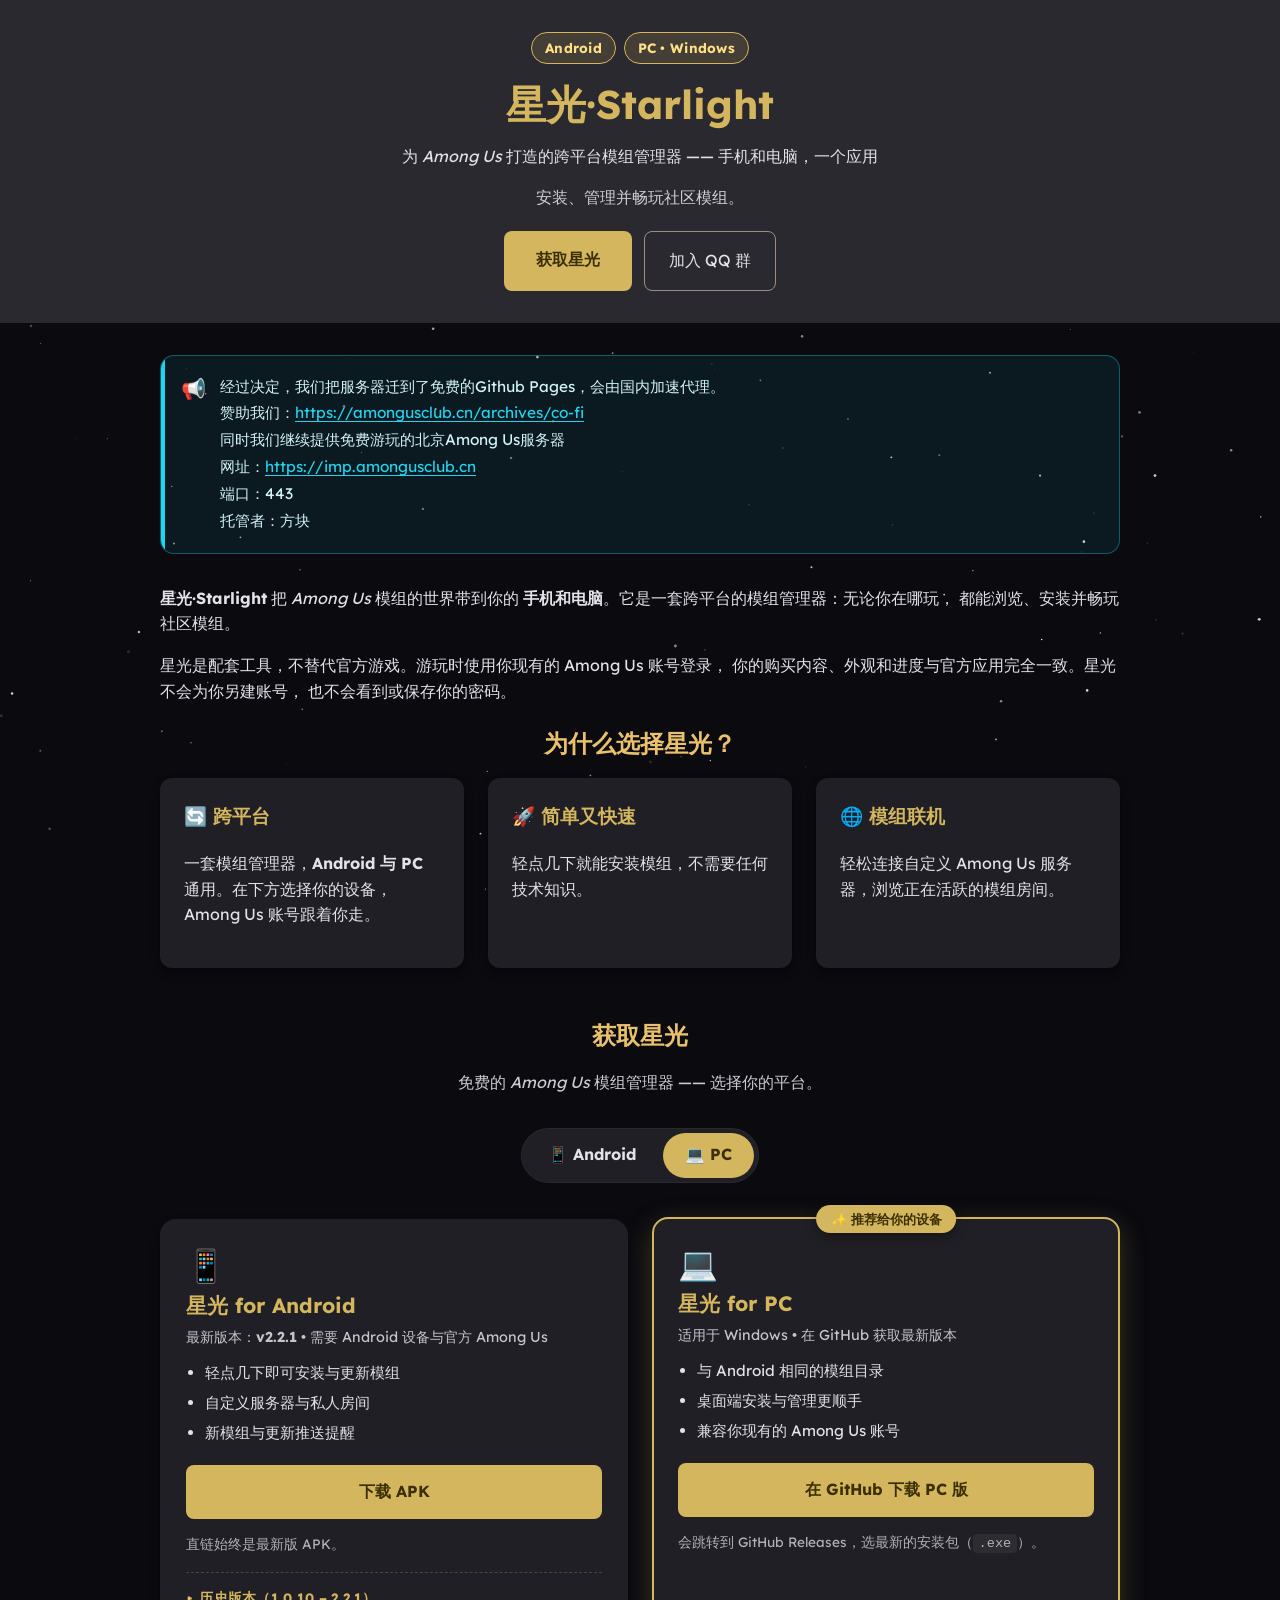
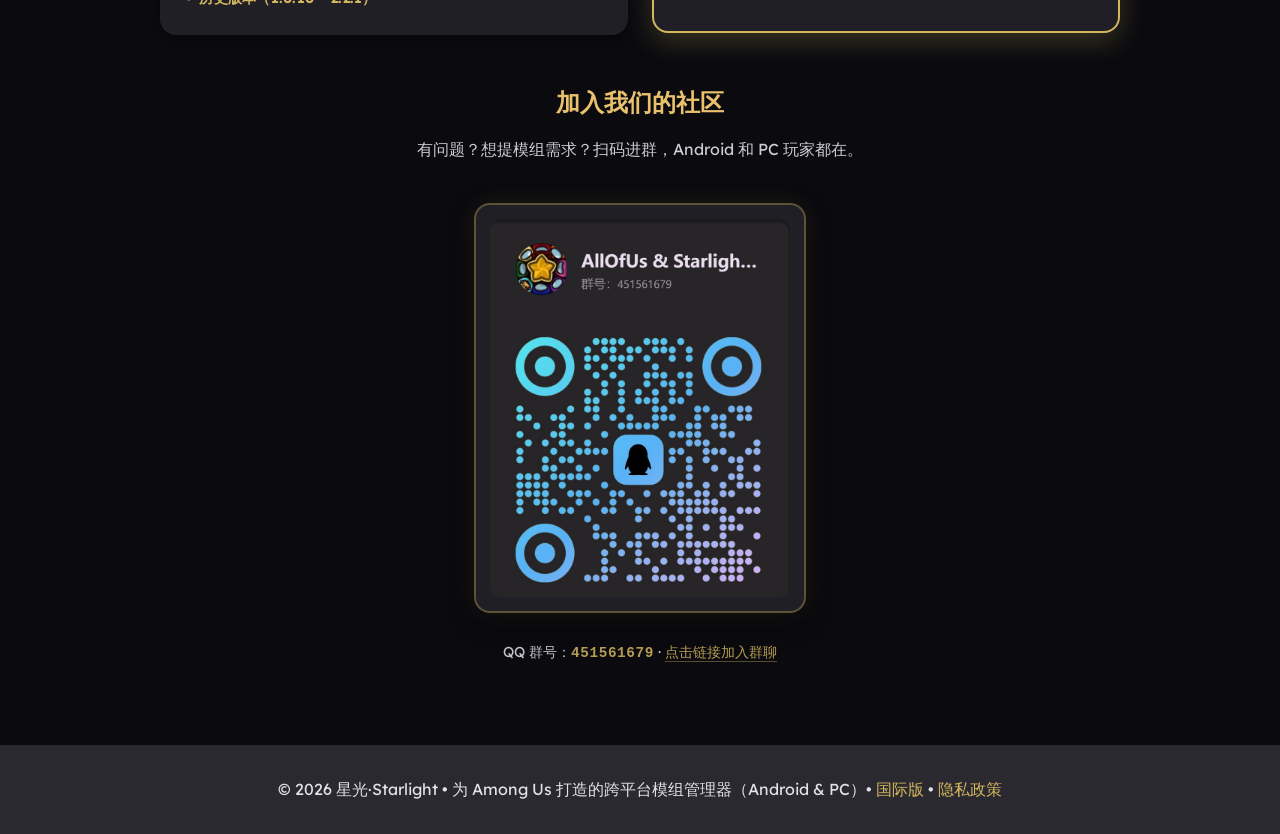
<file: docs/index.html>
<!DOCTYPE html>
<html lang="zh-CN">

<head>
  <meta charset="UTF-8">
  <meta name="viewport" content="width=device-width, initial-scale=1.0">
  <title>星光·Starlight — Among Us 跨平台模组管理器</title>
  <meta name="description"
    content="星光·Starlight 是免费的 Among Us 跨平台模组管理器，支持 Android 与 PC。安装、管理并畅玩社区模组。">
  <link rel="icon" type="image/png" href="favicon.png">
  <link rel="stylesheet" href="starlight.css?v=20261108">
</head>

<body>
  <canvas id="stars-canvas"></canvas>

  <header class="header">
    <div class="header-badges" aria-label="支持的平台">
      <span class="platform-pill">Android</span>
      <span class="platform-pill">PC • Windows</span>
    </div>
    <h1>星光·Starlight</h1>
    <p class="tagline">为 <em>Among Us</em> 打造的跨平台模组管理器 —— 手机和电脑，一个应用</p>
    <p class="header-sub">安装、管理并畅玩社区模组。</p>
    <div class="header-cta">
      <a href="#download" class="download-btn">获取星光</a>
      <a href="#community" class="ghost-btn">加入 QQ 群</a>
    </div>
  </header>

  <main class="container">

    <div class="announcement announcement-info" role="status">
      <div class="announcement-icon">📢</div>
      <div class="announcement-body">经过决定，我们把服务器迁到了免费的Github Pages，会由国内加速代理。<br />
        赞助我们：<a href="https://amongusclub.cn/archives/co-fi" target="_blank" rel="noopener">https://amongusclub.cn/archives/co-fi</a><br />
        同时我们继续提供免费游玩的北京Among Us服务器<br />
        网址：<a href="https://imp.amongusclub.cn" target="_blank" rel="noopener">https://imp.amongusclub.cn</a><br />
        端口：443<br />
        托管者：方块</div>
    </div>

    <section class="intro">
      <p>
        <strong>星光·Starlight</strong> 把 <em>Among Us</em> 模组的世界带到你的
        <strong>手机和电脑</strong>。它是一套跨平台的模组管理器：无论你在哪玩，
        都能浏览、安装并畅玩社区模组。
      </p>
      <p>
        星光是配套工具，不替代官方游戏。游玩时使用你现有的 Among Us 账号登录，
        你的购买内容、外观和进度与官方应用完全一致。星光不会为你另建账号，
        也不会看到或保存你的密码。
      </p>
    </section>

    <section class="features">
      <h2>为什么选择星光？</h2>
      <div class="feature-grid">
        <div class="feature-card">
          <h3>🔄 跨平台</h3>
          <p>一套模组管理器，<strong>Android 与 PC</strong> 通用。在下方选择你的设备，Among Us 账号跟着你走。</p>
        </div>
        <div class="feature-card">
          <h3>🚀 简单又快速</h3>
          <p>轻点几下就能安装模组，不需要任何技术知识。</p>
        </div>
        <div class="feature-card">
          <h3>🌐 模组联机</h3>
          <p>轻松连接自定义 Among Us 服务器，浏览正在活跃的模组房间。</p>
        </div>
      </div>
    </section>

    <section class="download" id="download">
      <h2>获取星光</h2>
      <p class="download-sub">免费的 <em>Among Us</em> 模组管理器 —— 选择你的平台。</p>

      <div class="platform-toggle" role="tablist" aria-label="选择你的平台">
        <button type="button" id="tab-android" class="platform-tab" role="tab" aria-selected="true"
          aria-controls="panel-android">📱 Android</button>
        <button type="button" id="tab-pc" class="platform-tab" role="tab" aria-selected="false"
          aria-controls="panel-pc">💻 PC</button>
      </div>

      <div class="download-grid">
        <article class="download-card" id="panel-android" role="tabpanel" aria-labelledby="tab-android"
          data-platform="android">
          <span class="recommended-badge" id="badge-android" hidden>✨ 推荐给你的设备</span>
          <div class="download-icon" aria-hidden="true">📱</div>
          <h3>星光 for Android</h3>
          <p class="version-line">最新版本：<strong>v2.2.1</strong> • 需要 Android 设备与官方 Among Us</p>
          <ul class="download-points">
            <li>轻点几下即可安装与更新模组</li>
            <li>自定义服务器与私人房间</li>
            <li>新模组与更新推送提醒</li>
          </ul>
          <div class="download-actions">
            <a class="download-btn"
              href="https://github.com/BunchHanpiDev/Starlight_CN/releases/download/apks/starlight-2210.apk"
              target="_blank" rel="noopener">下载 APK</a>
          </div>
          <p class="download-note">直链始终是最新版 APK。</p>
          <details class="dl-archive">
            <summary>历史版本（1.0.10 – 2.2.1）</summary>
            <div class="dl-archive-list">
              <a class="dl-archive-item" href="https://github.com/BunchHanpiDev/Starlight_CN/releases/download/apks/starlight-2210.apk"><span>2.2.1</span><em>100.5 MB</em></a>
              <a class="dl-archive-item" href="https://github.com/BunchHanpiDev/Starlight_CN/releases/download/apks/starlight-2200.apk"><span>2.2.0</span><em>100.5 MB</em></a>
              <a class="dl-archive-item" href="https://github.com/BunchHanpiDev/Starlight_CN/releases/download/apks/starlight-2110.apk"><span>2.1.1</span><em>100.4 MB</em></a>
              <a class="dl-archive-item" href="https://github.com/BunchHanpiDev/Starlight_CN/releases/download/apks/starlight-2100.apk"><span>2.1.0</span><em>100.4 MB</em></a>
              <a class="dl-archive-item" href="https://github.com/BunchHanpiDev/Starlight_CN/releases/download/apks/starlight-2000.apk"><span>2.0.0</span><em>99.9 MB</em></a>
              <a class="dl-archive-item" href="https://github.com/BunchHanpiDev/Starlight_CN/releases/download/apks/starlight-1630.apk"><span>1.6.3</span><em>108.2 MB</em></a>
              <a class="dl-archive-item" href="https://github.com/BunchHanpiDev/Starlight_CN/releases/download/apks/starlight-1620.apk"><span>1.6.2</span><em>107.2 MB</em></a>
              <a class="dl-archive-item" href="https://github.com/BunchHanpiDev/Starlight_CN/releases/download/apks/starlight-1610.apk"><span>1.6.1</span><em>104.3 MB</em></a>
              <a class="dl-archive-item" href="https://github.com/BunchHanpiDev/Starlight_CN/releases/download/apks/starlight-1600.apk"><span>1.6.0</span><em>104.3 MB</em></a>
              <a class="dl-archive-item" href="https://github.com/BunchHanpiDev/Starlight_CN/releases/download/apks/starlight-1010.apk"><span>1.0.10</span><em>90.2 MB</em></a>
            </div>
          </details>
        </article>

        <article class="download-card" id="panel-pc" role="tabpanel" aria-labelledby="tab-pc" data-platform="pc">
          <span class="recommended-badge" id="badge-pc" hidden>✨ 推荐给你的设备</span>
          <div class="download-icon" aria-hidden="true">💻</div>
          <h3>星光 for PC</h3>
          <p class="version-line">适用于 Windows • 在 GitHub 获取最新版本</p>
          <ul class="download-points">
            <li>与 Android 相同的模组目录</li>
            <li>桌面端安装与管理更顺手</li>
            <li>兼容你现有的 Among Us 账号</li>
          </ul>
          <div class="download-actions">
            <a class="download-btn" href="https://github.com/All-Of-Us-Mods/Starlight-PC/releases" target="_blank"
              rel="noopener">在 GitHub 下载 PC 版</a>
          </div>
          <p class="download-note">会跳转到 GitHub Releases，选最新的安装包（<code>.exe</code>）。</p>
        </article>
      </div>
    </section>

    <section class="community" id="community">
      <h2>加入我们的社区</h2>
      <p class="community-sub">有问题？想提模组需求？扫码进群，Android 和 PC 玩家都在。</p>
      <a class="community-qr" href="https://qm.qq.com/q/2ZgZoEK5sY" target="_blank" rel="noopener" aria-label="点击链接加入群聊：AllOfUs &amp; Starlight · 中国">
        <img src="qq-group.jpg" width="800" height="1010" alt="星光·Starlight QQ 群二维码，群号 451561679" loading="lazy">
      </a>
      <p class="community-hint">QQ 群号：<strong>451561679</strong> · <a href="https://qm.qq.com/q/2ZgZoEK5sY" target="_blank" rel="noopener">点击链接加入群聊</a></p>
    </section>
  </main>

  <footer class="footer">
    <p>
      © 2026 星光·Starlight • 为 Among Us 打造的跨平台模组管理器（Android &amp; PC）•
      <a href="https://allofus.dev/starlight/">国际版</a> •
      <a href="privacy-policy.html">隐私政策</a>
    </p>
  </footer>

  <script>
    /* ===== 星空背景动画 ===== */
    (function () {
      var canvas = document.getElementById('stars-canvas');
      var ctx = canvas.getContext('2d');
      var stars = [];
      var N = 180;
      function resize() {
        canvas.width = window.innerWidth;
        canvas.height = window.innerHeight;
      }
      for (var i = 0; i < N; i++) {
        stars.push({
          x: Math.random(), y: Math.random(),
          r: Math.random() * 1.3 + 0.2,
          speed: Math.random() * 0.00008 + 0.00002,
          base: Math.random() * 0.5 + 0.3,
          phase: Math.random() * Math.PI * 2
        });
      }
      var t = 0;
      function draw() {
        t += 0.02;
        ctx.clearRect(0, 0, canvas.width, canvas.height);
        for (var j = 0; j < stars.length; j++) {
          var s = stars[j];
          var opacity = s.base + 0.25 * Math.sin(t + s.phase);
          ctx.beginPath();
          ctx.arc(s.x * canvas.width, s.y * canvas.height, s.r, 0, Math.PI * 2);
          ctx.fillStyle = 'rgba(255,255,255,' + opacity + ')';
          ctx.fill();
          s.y += s.speed;
          if (s.y > 1) { s.y = 0; s.x = Math.random(); }
        }
        requestAnimationFrame(draw);
      }
      resize();
      window.addEventListener('resize', resize);
      draw();
    })();

    /* ===== 平台切换 ===== */
    (function () {
      var ua = (navigator.userAgent || "").toLowerCase();
      var platform = (navigator.userAgentData && navigator.userAgentData.platform
        ? String(navigator.userAgentData.platform)
        : (navigator.platform || "")).toLowerCase();
      var maxTouch = navigator.maxTouchPoints || 0;

      function isAndroid() { return ua.indexOf("android") !== -1; }
      function isMobileApple() {
        return /iphone|ipad|ipod/.test(ua) ||
          ((platform.indexOf("mac") !== -1 || ua.indexOf("macintosh") !== -1) && maxTouch > 1);
      }
      function isDesktop() {
        return /windows|macintosh|mac os|cros|linux|x11/.test(ua + " " + platform) && !isAndroid() && !isMobileApple();
      }

      // 手机默认 Android，桌面默认 PC；也支持 ?platform=android|pc 强制指定
      var detected = isAndroid() ? "android" : (isDesktop() ? "pc" : "android");
      try {
        var params = new URLSearchParams(window.location.search);
        var forced = (params.get("platform") || "").toLowerCase();
        if (forced === "android" || forced === "pc") detected = forced;
      } catch (e) { /* ignore */ }

      var cards = {
        android: document.getElementById("panel-android"),
        pc: document.getElementById("panel-pc")
      };
      var tabs = {
        android: document.getElementById("tab-android"),
        pc: document.getElementById("tab-pc")
      };
      var badges = {
        android: document.getElementById("badge-android"),
        pc: document.getElementById("badge-pc")
      };

      function setActive(which) {
        ["android", "pc"].forEach(function (key) {
          var isActive = key === which;
          if (cards[key]) cards[key].classList.toggle("active", isActive);
          if (tabs[key]) {
            tabs[key].classList.toggle("active", isActive);
            tabs[key].setAttribute("aria-selected", isActive ? "true" : "false");
          }
          if (badges[key]) badges[key].hidden = !isActive;
        });
      }

      if (tabs.android) tabs.android.addEventListener("click", function () { setActive("android"); });
      if (tabs.pc) tabs.pc.addEventListener("click", function () { setActive("pc"); });

      setActive(detected);
    })();
  </script>
</body>

</html>
</file>
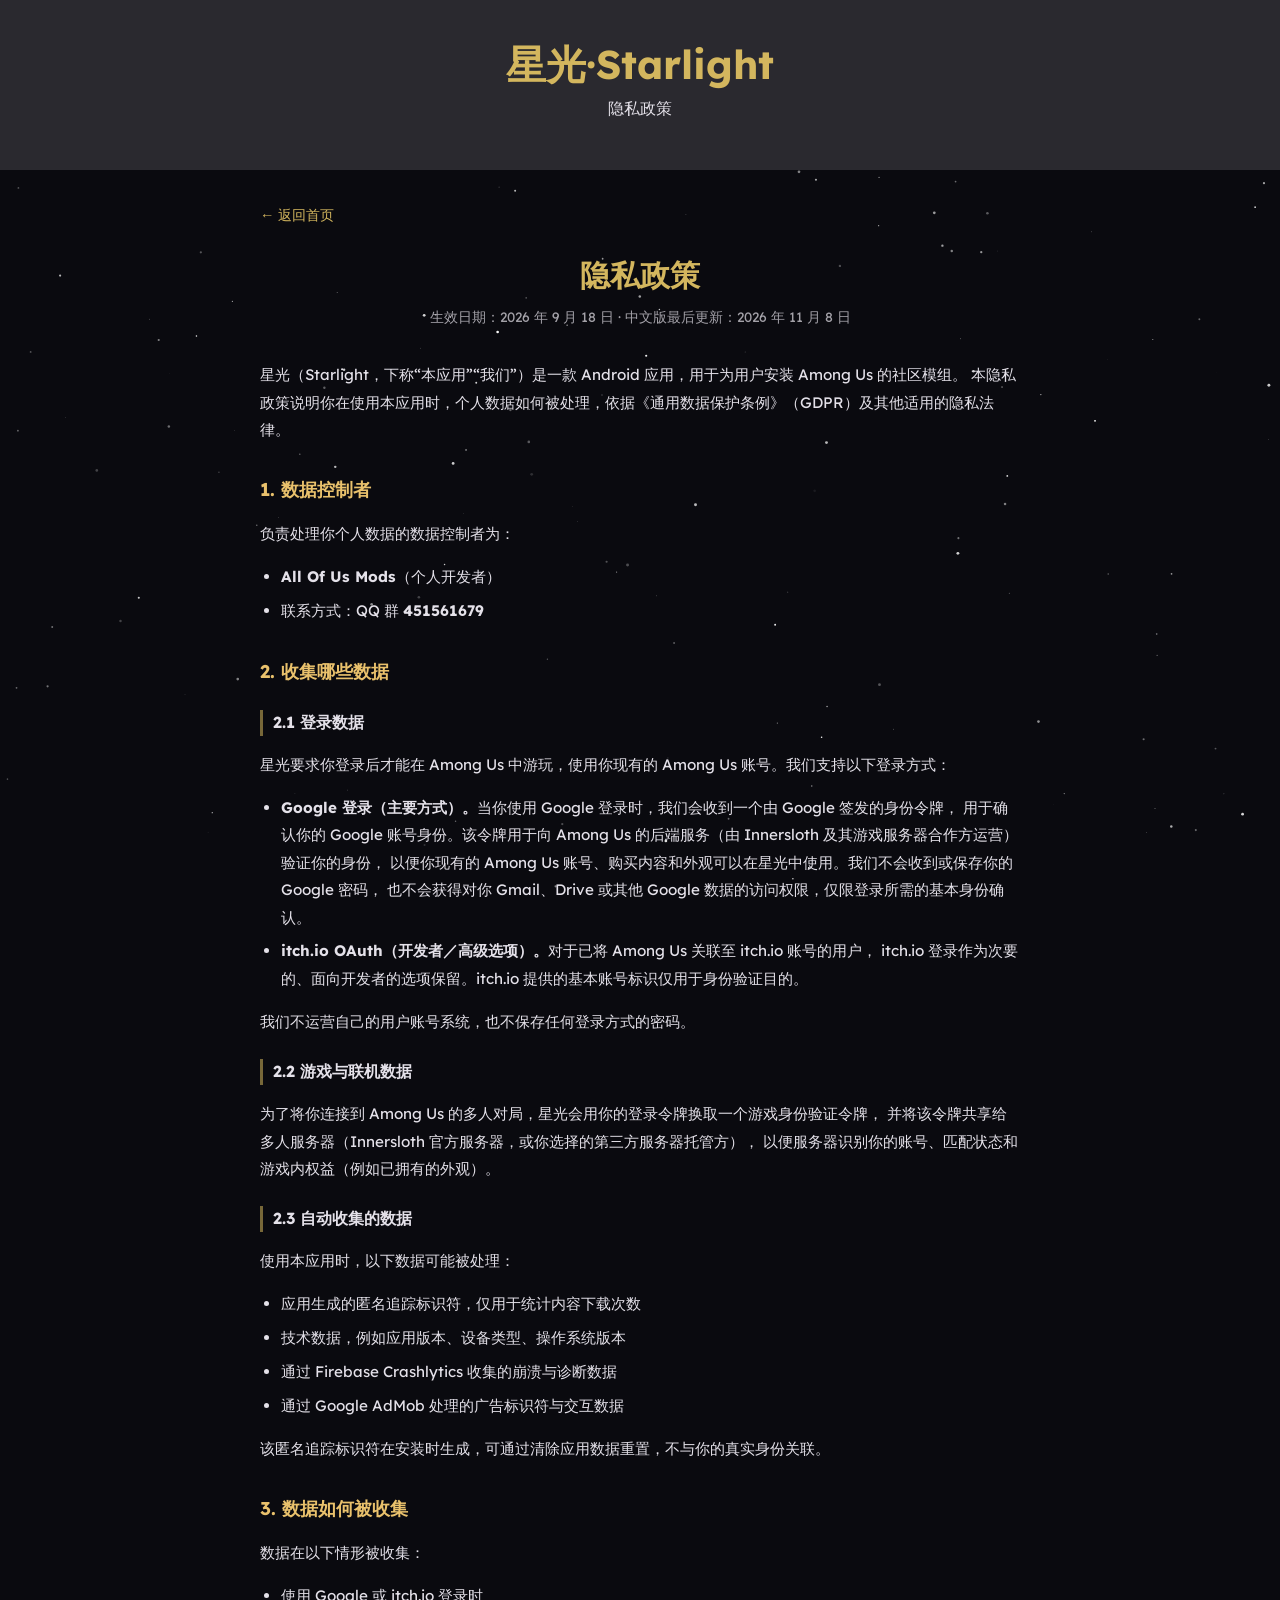
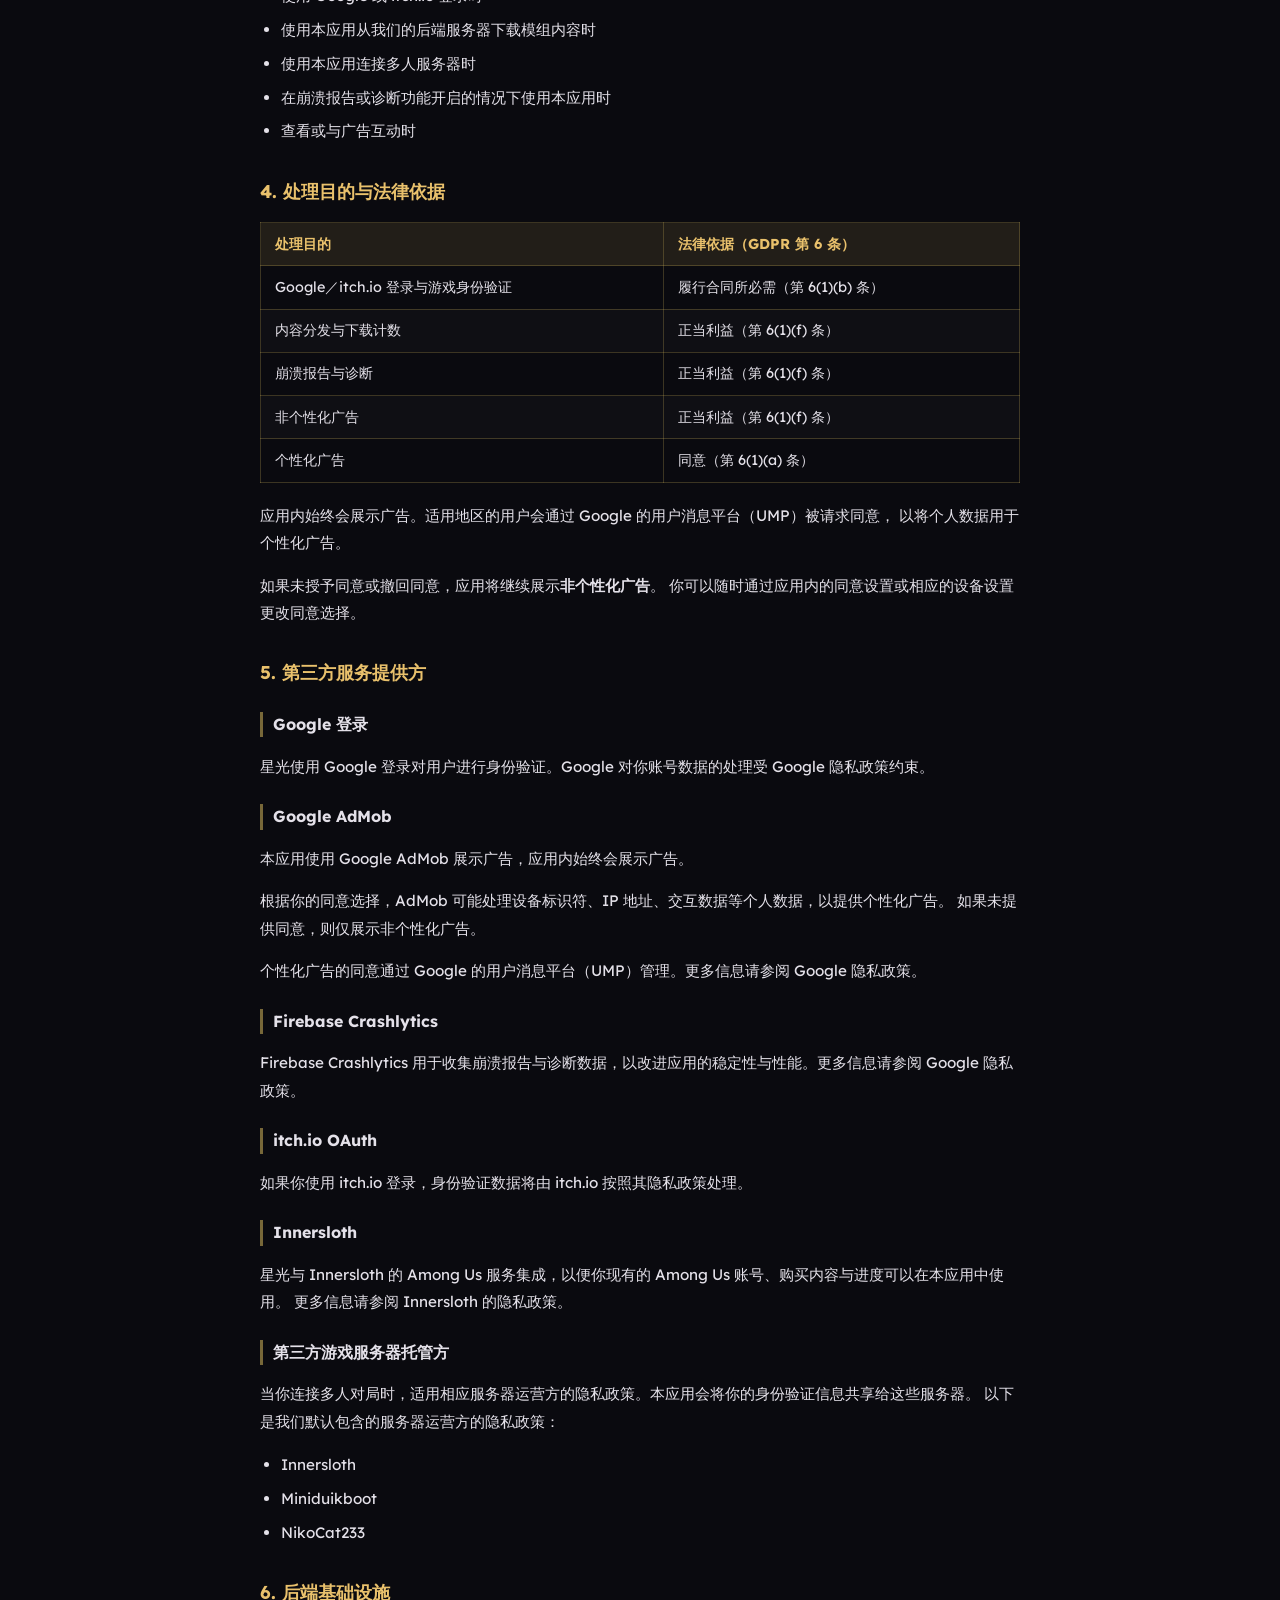
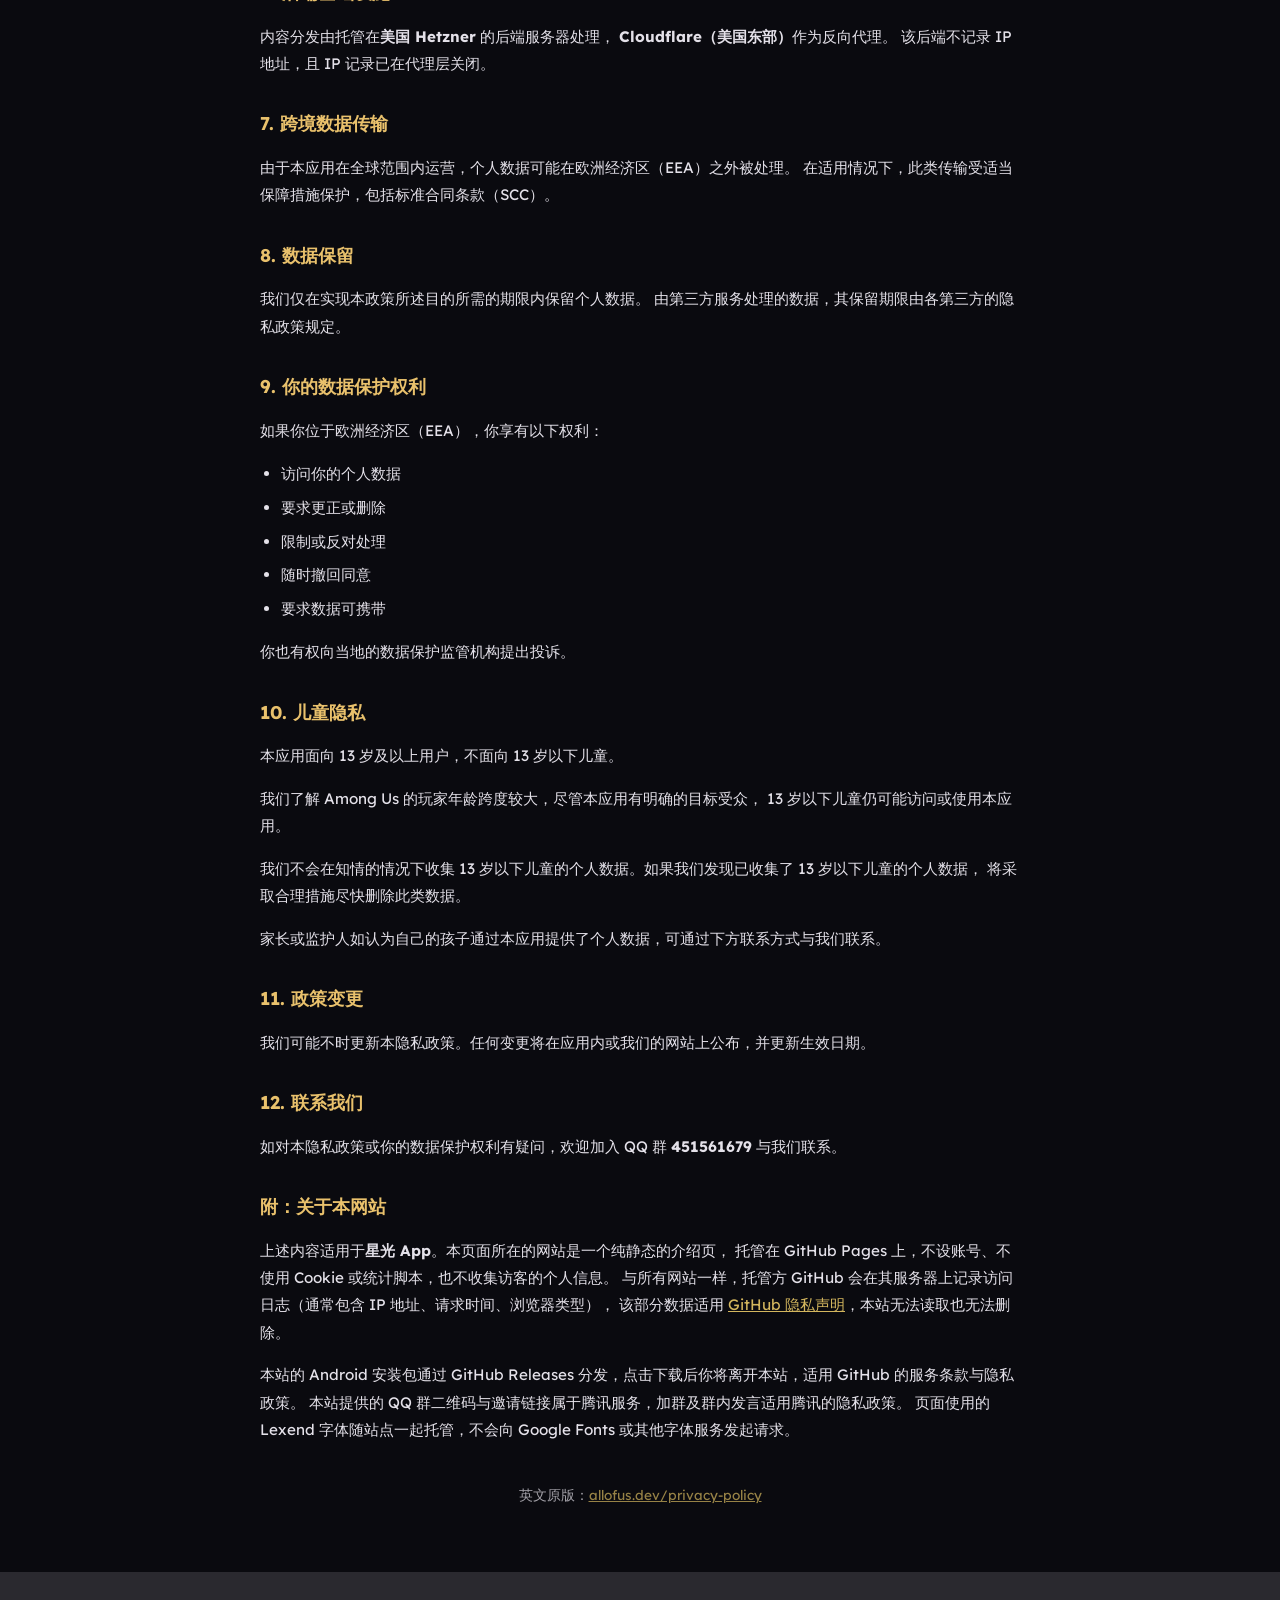
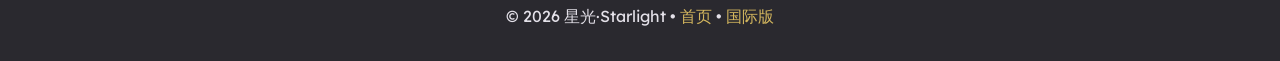
<file: docs/privacy-policy.html>
<!DOCTYPE html>
<html lang="zh-CN">

<head>
  <meta charset="UTF-8">
  <meta name="viewport" content="width=device-width, initial-scale=1.0">
  <title>隐私政策 — 星光·Starlight</title>
  <meta name="description" content="星光·Starlight 隐私政策：说明使用本应用时个人数据如何被处理，依据 GDPR 及适用隐私法。">
  <link rel="icon" type="image/png" href="favicon.png">
  <link rel="stylesheet" href="starlight.css?v=20261108">
</head>

<body>
  <canvas id="stars-canvas"></canvas>

  <header class="header">
    <p class="header-brand">星光·Starlight</p>
    <p class="tagline">隐私政策</p>
  </header>

  <main class="container policy">
    <a class="back" href="index.html">← 返回首页</a>

    <h1>隐私政策</h1>
    <p class="updated">生效日期：2026 年 9 月 18 日 · 中文版最后更新：2026 年 11 月 8 日</p>

    <p>
      星光（Starlight，下称“本应用”“我们”）是一款 Android 应用，用于为用户安装 Among Us 的社区模组。
      本隐私政策说明你在使用本应用时，个人数据如何被处理，依据《通用数据保护条例》（GDPR）及其他适用的隐私法律。
    </p>

    <h2>1. 数据控制者</h2>
    <p>负责处理你个人数据的数据控制者为：</p>
    <ul>
      <li><strong>All Of Us Mods</strong>（个人开发者）</li>
      <li>联系方式：QQ 群 <strong>451561679</strong></li>
    </ul>

    <h2>2. 收集哪些数据</h2>

    <h3>2.1 登录数据</h3>
    <p>星光要求你登录后才能在 Among Us 中游玩，使用你现有的 Among Us 账号。我们支持以下登录方式：</p>
    <ul>
      <li>
        <strong>Google 登录（主要方式）。</strong>当你使用 Google 登录时，我们会收到一个由 Google 签发的身份令牌，
        用于确认你的 Google 账号身份。该令牌用于向 Among Us 的后端服务（由 Innersloth 及其游戏服务器合作方运营）验证你的身份，
        以便你现有的 Among Us 账号、购买内容和外观可以在星光中使用。我们不会收到或保存你的 Google 密码，
        也不会获得对你 Gmail、Drive 或其他 Google 数据的访问权限，仅限登录所需的基本身份确认。
      </li>
      <li>
        <strong>itch.io OAuth（开发者／高级选项）。</strong>对于已将 Among Us 关联至 itch.io 账号的用户，
        itch.io 登录作为次要的、面向开发者的选项保留。itch.io 提供的基本账号标识仅用于身份验证目的。
      </li>
    </ul>
    <p>我们不运营自己的用户账号系统，也不保存任何登录方式的密码。</p>

    <h3>2.2 游戏与联机数据</h3>
    <p>
      为了将你连接到 Among Us 的多人对局，星光会用你的登录令牌换取一个游戏身份验证令牌，
      并将该令牌共享给多人服务器（Innersloth 官方服务器，或你选择的第三方服务器托管方），
      以便服务器识别你的账号、匹配状态和游戏内权益（例如已拥有的外观）。
    </p>

    <h3>2.3 自动收集的数据</h3>
    <p>使用本应用时，以下数据可能被处理：</p>
    <ul>
      <li>应用生成的匿名追踪标识符，仅用于统计内容下载次数</li>
      <li>技术数据，例如应用版本、设备类型、操作系统版本</li>
      <li>通过 Firebase Crashlytics 收集的崩溃与诊断数据</li>
      <li>通过 Google AdMob 处理的广告标识符与交互数据</li>
    </ul>
    <p>该匿名追踪标识符在安装时生成，可通过清除应用数据重置，不与你的真实身份关联。</p>

    <h2>3. 数据如何被收集</h2>
    <p>数据在以下情形被收集：</p>
    <ul>
      <li>使用 Google 或 itch.io 登录时</li>
      <li>使用本应用从我们的后端服务器下载模组内容时</li>
      <li>使用本应用连接多人服务器时</li>
      <li>在崩溃报告或诊断功能开启的情况下使用本应用时</li>
      <li>查看或与广告互动时</li>
    </ul>

    <h2>4. 处理目的与法律依据</h2>
    <div class="table-wrap">
      <table class="policy-table">
        <thead>
          <tr><th>处理目的</th><th>法律依据（GDPR 第 6 条）</th></tr>
        </thead>
        <tbody>
          <tr><td>Google／itch.io 登录与游戏身份验证</td><td>履行合同所必需（第 6(1)(b) 条）</td></tr>
          <tr><td>内容分发与下载计数</td><td>正当利益（第 6(1)(f) 条）</td></tr>
          <tr><td>崩溃报告与诊断</td><td>正当利益（第 6(1)(f) 条）</td></tr>
          <tr><td>非个性化广告</td><td>正当利益（第 6(1)(f) 条）</td></tr>
          <tr><td>个性化广告</td><td>同意（第 6(1)(a) 条）</td></tr>
        </tbody>
      </table>
    </div>
    <p>
      应用内始终会展示广告。适用地区的用户会通过 Google 的用户消息平台（UMP）被请求同意，
      以将个人数据用于个性化广告。
    </p>
    <p>
      如果未授予同意或撤回同意，应用将继续展示<strong>非个性化广告</strong>。
      你可以随时通过应用内的同意设置或相应的设备设置更改同意选择。
    </p>

    <h2>5. 第三方服务提供方</h2>

    <h3>Google 登录</h3>
    <p>星光使用 Google 登录对用户进行身份验证。Google 对你账号数据的处理受 Google 隐私政策约束。</p>

    <h3>Google AdMob</h3>
    <p>本应用使用 Google AdMob 展示广告，应用内始终会展示广告。</p>
    <p>
      根据你的同意选择，AdMob 可能处理设备标识符、IP 地址、交互数据等个人数据，以提供个性化广告。
      如果未提供同意，则仅展示非个性化广告。
    </p>
    <p>个性化广告的同意通过 Google 的用户消息平台（UMP）管理。更多信息请参阅 Google 隐私政策。</p>

    <h3>Firebase Crashlytics</h3>
    <p>Firebase Crashlytics 用于收集崩溃报告与诊断数据，以改进应用的稳定性与性能。更多信息请参阅 Google 隐私政策。</p>

    <h3>itch.io OAuth</h3>
    <p>如果你使用 itch.io 登录，身份验证数据将由 itch.io 按照其隐私政策处理。</p>

    <h3>Innersloth</h3>
    <p>
      星光与 Innersloth 的 Among Us 服务集成，以便你现有的 Among Us 账号、购买内容与进度可以在本应用中使用。
      更多信息请参阅 Innersloth 的隐私政策。
    </p>

    <h3>第三方游戏服务器托管方</h3>
    <p>
      当你连接多人对局时，适用相应服务器运营方的隐私政策。本应用会将你的身份验证信息共享给这些服务器。
      以下是我们默认包含的服务器运营方的隐私政策：
    </p>
    <ul>
      <li>Innersloth</li>
      <li>Miniduikboot</li>
      <li>NikoCat233</li>
    </ul>

    <h2>6. 后端基础设施</h2>
    <p>
      内容分发由托管在<strong>美国 Hetzner</strong> 的后端服务器处理，
      <strong>Cloudflare（美国东部）</strong>作为反向代理。
      该后端不记录 IP 地址，且 IP 记录已在代理层关闭。
    </p>

    <h2>7. 跨境数据传输</h2>
    <p>
      由于本应用在全球范围内运营，个人数据可能在欧洲经济区（EEA）之外被处理。
      在适用情况下，此类传输受适当保障措施保护，包括标准合同条款（SCC）。
    </p>

    <h2>8. 数据保留</h2>
    <p>
      我们仅在实现本政策所述目的所需的期限内保留个人数据。
      由第三方服务处理的数据，其保留期限由各第三方的隐私政策规定。
    </p>

    <h2>9. 你的数据保护权利</h2>
    <p>如果你位于欧洲经济区（EEA），你享有以下权利：</p>
    <ul>
      <li>访问你的个人数据</li>
      <li>要求更正或删除</li>
      <li>限制或反对处理</li>
      <li>随时撤回同意</li>
      <li>要求数据可携带</li>
    </ul>
    <p>你也有权向当地的数据保护监管机构提出投诉。</p>

    <h2>10. 儿童隐私</h2>
    <p>本应用面向 13 岁及以上用户，不面向 13 岁以下儿童。</p>
    <p>
      我们了解 Among Us 的玩家年龄跨度较大，尽管本应用有明确的目标受众，
      13 岁以下儿童仍可能访问或使用本应用。
    </p>
    <p>
      我们不会在知情的情况下收集 13 岁以下儿童的个人数据。如果我们发现已收集了 13 岁以下儿童的个人数据，
      将采取合理措施尽快删除此类数据。
    </p>
    <p>家长或监护人如认为自己的孩子通过本应用提供了个人数据，可通过下方联系方式与我们联系。</p>

    <h2>11. 政策变更</h2>
    <p>我们可能不时更新本隐私政策。任何变更将在应用内或我们的网站上公布，并更新生效日期。</p>

    <h2>12. 联系我们</h2>
    <p>如对本隐私政策或你的数据保护权利有疑问，欢迎加入 QQ 群 <strong>451561679</strong> 与我们联系。</p>

    <h2>附：关于本网站</h2>
    <p>
      上述内容适用于<strong>星光 App</strong>。本页面所在的网站是一个纯静态的介绍页，
      托管在 GitHub Pages 上，不设账号、不使用 Cookie 或统计脚本，也不收集访客的个人信息。
      与所有网站一样，托管方 GitHub 会在其服务器上记录访问日志（通常包含 IP 地址、请求时间、浏览器类型），
      该部分数据适用 <a href="https://docs.github.com/zh/site-policy/privacy-policies/github-general-privacy-statement"
        target="_blank" rel="noopener">GitHub 隐私声明</a>，本站无法读取也无法删除。
    </p>
    <p>
      本站的 Android 安装包通过 GitHub Releases 分发，点击下载后你将离开本站，适用 GitHub 的服务条款与隐私政策。
      本站提供的 QQ 群二维码与邀请链接属于腾讯服务，加群及群内发言适用腾讯的隐私政策。
      页面使用的 Lexend 字体随站点一起托管，不会向 Google Fonts 或其他字体服务发起请求。
    </p>

    <p class="updated" style="margin-top:2.5rem">
      英文原版：<a href="https://allofus.dev/privacy-policy/">allofus.dev/privacy-policy</a>
    </p>
  </main>

  <footer class="footer">
    <p>
      © 2026 星光·Starlight •
      <a href="index.html">首页</a> •
      <a href="https://allofus.dev/starlight/">国际版</a>
    </p>
  </footer>

  <script>
    (function () {
      var canvas = document.getElementById('stars-canvas');
      var ctx = canvas.getContext('2d');
      var stars = [], N = 180;
      function resize() { canvas.width = window.innerWidth; canvas.height = window.innerHeight; }
      for (var i = 0; i < N; i++) {
        stars.push({
          x: Math.random(), y: Math.random(), r: Math.random() * 1.3 + 0.2,
          speed: Math.random() * 0.00008 + 0.00002, base: Math.random() * 0.5 + 0.3,
          phase: Math.random() * Math.PI * 2
        });
      }
      var t = 0;
      function draw() {
        t += 0.02;
        ctx.clearRect(0, 0, canvas.width, canvas.height);
        for (var j = 0; j < stars.length; j++) {
          var s = stars[j];
          ctx.beginPath();
          ctx.arc(s.x * canvas.width, s.y * canvas.height, s.r, 0, Math.PI * 2);
          ctx.fillStyle = 'rgba(255,255,255,' + (s.base + 0.25 * Math.sin(t + s.phase)) + ')';
          ctx.fill();
          s.y += s.speed;
          if (s.y > 1) { s.y = 0; s.x = Math.random(); }
        }
        requestAnimationFrame(draw);
      }
      resize(); window.addEventListener('resize', resize); draw();
    })();
  </script>
</body>

</html>
</file>
<file: docs/starlight.css>
/* Lexend 自托管（SIL OFL 1.1，见 fonts/OFL.txt），避免国内访问 Google Fonts 卡住 */
@font-face {
  font-family: "Lexend";
  font-style: normal;
  font-weight: 400;
  font-display: swap;
  src: url("fonts/lexend-400.woff2") format("woff2");
}
@font-face {
  font-family: "Lexend";
  font-style: normal;
  font-weight: 700;
  font-display: swap;
  src: url("fonts/lexend-700.woff2") format("woff2");
}

:root {
  --primary: #d3b65e;
  --onPrimary: #3c2f00;
  --primaryContainer: #574500;
  --onPrimaryContainer: #ffe086;
  --secondary: #e9c16c;
  --onSecondary: #3f2e00;
  --background: #131318;
  --onBackground: #e4e1e9;
  --surface: #131318;
  --onSurface: #e4e1e9;
  --surfaceContainer: #1f1f25;
  --surfaceContainerHigh: #2a292f;
  --outline: #979080;
}

body {
  background-color: var(--background);
  color: var(--onBackground);
  font-family: "Lexend", sans-serif;
  margin: 0;
  padding: 0;
  line-height: 1.6;
  scroll-behavior: smooth;
}

.header {
  text-align: center;
  padding: 2rem 1rem;
  background-color: var(--surfaceContainerHigh);
}

.header h1 {
  font-size: 2.5rem;
  color: var(--primary);
  margin: 0.5rem 0 0;
}

.header-badges {
  display: flex;
  justify-content: center;
  gap: 0.5rem;
  flex-wrap: wrap;
}

.platform-pill {
  display: inline-block;
  padding: 0.25rem 0.8rem;
  border-radius: 999px;
  background: rgba(211, 182, 94, 0.15);
  border: 1px solid var(--primary);
  color: var(--onPrimaryContainer);
  font-size: 0.85rem;
  font-weight: 700;
  letter-spacing: 0.02em;
}

.header-sub {
  max-width: 640px;
  margin: 0.75rem auto 0;
  color: var(--onSurface);
  opacity: 0.9;
}

.header-cta {
  display: flex;
  justify-content: center;
  gap: 0.75rem;
  flex-wrap: wrap;
  margin-top: 1.25rem;
}

.ghost-btn {
  display: inline-block;
  padding: 1rem 1.5rem;
  border-radius: 8px;
  border: 1px solid var(--outline);
  color: var(--onSurface);
  text-decoration: none;
  transition: border-color 0.2s ease, background 0.2s ease;
}

.ghost-btn:hover {
  border-color: var(--primary);
  background: rgba(211, 182, 94, 0.12);
}

.device-hint {
  margin: 1rem auto 0;
  font-size: 0.9rem;
  color: var(--onPrimaryContainer);
  background: rgba(211, 182, 94, 0.12);
  border: 1px dashed var(--primary);
  border-radius: 8px;
  padding: 0.5rem 1rem;
  max-width: 560px;
}

.platform-strip {
  display: flex;
  justify-content: center;
  align-items: center;
  gap: 0.5rem;
  flex-wrap: wrap;
  background: var(--surfaceContainer);
  border: 1px solid var(--surfaceContainerHigh);
  border-radius: 10px;
  padding: 0.6rem 1rem;
  margin-bottom: 1.25rem;
  font-weight: 700;
  font-size: 0.95rem;
}

.platform-strip .dot {
  opacity: 0.5;
}

.tagline {
  margin-top: 0.5rem;
  color: var(--onSurface);
}

.container {
  max-width: 960px;
  margin: 0 auto;
  padding: 2rem 1rem;
}

h2 {
  color: var(--secondary);
  margin-bottom: 1rem;
  text-align: center;
}

.feature-grid {
  display: grid;
  grid-template-columns: repeat(auto-fit, minmax(250px, 1fr));
  gap: 1.5rem;
  margin-top: 1rem;
}

.feature-card {
  background-color: var(--surfaceContainer);
  padding: 1.5rem;
  border-radius: 12px;
  box-shadow: 0 4px 10px rgba(0, 0, 0, 0.3);
  transition: transform 0.2s ease;
}

.feature-card:hover {
  transform: translateY(-5px);
}

.feature-card h3 {
  color: var(--primary);
  margin-top: 0;
}

.download {
  text-align: center;
  margin: 3rem 0;
}

.download-sub,
.download-footnote,
.community-sub {
  opacity: 0.9;
  max-width: 640px;
  margin-left: auto;
  margin-right: auto;
}

.platform-toggle {
  display: inline-flex;
  background: var(--surfaceContainer);
  border: 1px solid var(--surfaceContainerHigh);
  border-radius: 999px;
  padding: 4px;
  gap: 4px;
  margin: 1rem 0 1.5rem;
}

.platform-tab {
  border: none;
  background: transparent;
  color: var(--onSurface);
  font: inherit;
  font-weight: 700;
  padding: 0.6rem 1.4rem;
  border-radius: 999px;
  cursor: pointer;
  transition: background 0.2s ease, color 0.2s ease;
}

.platform-tab.active {
  background: var(--primary);
  color: var(--onPrimary);
}

.download-grid {
  display: grid;
  grid-template-columns: repeat(auto-fit, minmax(300px, 1fr));
  gap: 1.5rem;
  text-align: left;
  align-items: stretch;
  padding-top: 0.75rem;
}

.download-card {
  position: relative;
  background-color: var(--surfaceContainer);
  border: 2px solid transparent;
  border-radius: 16px;
  padding: 1.75rem 1.5rem 1.5rem;
  box-shadow: 0 4px 10px rgba(0, 0, 0, 0.3);
  transition: transform 0.2s ease, border-color 0.2s ease, box-shadow 0.2s ease;
}

.download-card.active {
  border-color: var(--primary);
  box-shadow: 0 8px 28px rgba(211, 182, 94, 0.25);
  transform: translateY(-2px);
}

.recommended-badge {
  position: absolute;
  top: -14px;
  left: 50%;
  transform: translateX(-50%);
  white-space: nowrap;
  background: var(--primary);
  color: var(--onPrimary);
  font-size: 0.8rem;
  font-weight: 700;
  padding: 0.25rem 0.9rem;
  border-radius: 999px;
  box-shadow: 0 4px 12px rgba(0, 0, 0, 0.35);
}

.recommended-badge[hidden] {
  display: none;
}

.download-icon {
  font-size: 2rem;
  line-height: 1;
}

.download-card h3 {
  margin: 0.5rem 0 0.25rem;
  color: var(--primary);
  font-size: 1.3rem;
}

.version-line {
  margin: 0 0 0.75rem;
  font-size: 0.9rem;
  opacity: 0.85;
}

.download-points {
  margin: 0 0 1.25rem;
  padding-left: 1.2rem;
  font-size: 0.95rem;
}

.download-points li {
  margin-bottom: 0.35rem;
}

.download-actions {
  display: flex;
  justify-content: center;
  align-items: center;
  gap: 1rem;
  flex-wrap: wrap;
}

.download-btn {
  display: inline-block;
  padding: 1rem 2rem;
  background-color: var(--primary);
  color: var(--onPrimary);
  font-weight: bold;
  border-radius: 8px;
  text-decoration: none;
  transition: background-color 0.3s ease, transform 0.2s ease;
}

.download-btn:hover {
  background-color: var(--secondary);
  transform: scale(1.05);
}

.download-card .download-actions {
  justify-content: stretch;
  flex-direction: column;
  align-items: stretch;
}

.download-card .download-btn {
  text-align: center;
  padding: 0.9rem 1.25rem;
}

.secondary-btn {
  background-color: transparent;
  border: 1px solid var(--primary);
  color: var(--primary);
}

.secondary-btn:hover {
  background-color: rgba(211, 182, 94, 0.15);
  color: var(--onPrimaryContainer);
}

.download-note {
  font-size: 0.85rem;
  opacity: 0.75;
  margin-bottom: 0;
}

.download-note code {
  font-family: ui-monospace, SFMono-Regular, Menlo, monospace;
  background: rgba(255, 255, 255, 0.08);
  padding: 0.1rem 0.35rem;
  border-radius: 4px;
}

.download-footnote {
  margin-top: 1.5rem;
  font-size: 0.9rem;
}

.download-btn.disabled {
  pointer-events: none;
  opacity: 0.6;
  cursor: not-allowed;
  transform: none;
}

.community {
  margin: 3rem 0;
  text-align: center;
}

.community iframe {
  border-radius: 12px;
  max-width: 100%;
}

.footer {
  text-align: center;
  padding: 1rem;
  background-color: var(--surfaceContainerHigh);
  color: var(--onSurface);
}

.footer a {
  color: var(--primary);
  text-decoration: none;
}

.footer a:hover {
  text-decoration: underline;
}

/* Release Countdown Banner */
.release-banner {
  width: 100%;
  margin: 0;
  padding: 24px 32px;
  background: linear-gradient(90deg, #7c3aed, #d946ef, #06b6d4, #22c55e);
  color: #ffffff;
  text-align: center;
  font-size: 1.5rem;
  font-weight: 700;
  border: none;
  border-radius: 0;
  box-shadow: 0 8px 24px rgba(0, 0, 0, 0.25);
  display: grid;
  place-items: center;
  box-sizing: border-box;
}

.release-banner p {
  margin: 0;
  display: inline-flex;
  flex-wrap: wrap;
  align-items: baseline;
  justify-content: center;
  gap: 0.5rem;
}

.release-banner strong {
  color: #ffffff;
  text-shadow: 0 0 10px rgba(255, 255, 255, 0.35);
}

#release-countdown {
  font-family: ui-monospace, SFMono-Regular, Menlo, Monaco, Consolas, "Liberation Mono", "Courier New", monospace;
  font-variant-numeric: tabular-nums;
  letter-spacing: 0.5px;
}

.release-banner.released {
  background: linear-gradient(90deg, #10b981, #22c55e, #34d399);
  box-shadow: 0 8px 24px rgba(16, 185, 129, 0.35);
}

/* Mobile-friendly adjustments */
@media (max-width: 640px) {
  .header h1 {
    font-size: 2rem;
  }

  .download-card {
    padding: 1.5rem 1.25rem 1.25rem;
  }

  .platform-tab {
    padding: 0.6rem 1rem;
  }

  .release-banner {
    padding: 16px 20px;
    font-size: 1.25rem;
    box-shadow: 0 6px 18px rgba(0, 0, 0, 0.25);
  }
}

@media (max-width: 420px) {
  .release-banner {
    padding: 12px 16px;
    font-size: 1.1rem;
  }
  .release-banner p {
    display: block;
  }
  #release-countdown {
    display: block;
    margin-top: 4px;
  }
}

/* ================================================ */
/* ===== 本站在参考页基础上追加的部分 ===== */
/* ================================================ */

/* 星空背景层：固定画布，内容浮在其上 */
#stars-canvas {
  position: fixed;
  top: 0;
  left: 0;
  width: 100%;
  height: 100%;
  z-index: 0;
  pointer-events: none;
  background-color: #0a0a0f;
}

body {
  background-color: #0a0a0f;
}

.header,
.container,
.footer {
  position: relative;
  z-index: 1;
}

/* ===== 公告条 ===== */
.announcement {
  display: flex;
  gap: 14px;
  align-items: flex-start;
  border-radius: 14px;
  padding: 18px 22px 18px 20px;
  margin: 0 0 32px;
  border: 1px solid;
  position: relative;
  overflow: hidden;
  animation: announce-in .45s ease;
}
.announcement::before {
  content: "";
  position: absolute;
  left: 0;
  top: 0;
  bottom: 0;
  width: 4px;
}
.announcement-icon {
  font-size: 1.25rem;
  line-height: 1.5;
  flex-shrink: 0;
}
.announcement-body {
  font-size: .96rem;
  line-height: 1.75;
  min-width: 0;
  word-break: break-word;
}
.announcement-body a {
  text-decoration: underline;
  text-underline-offset: 3px;
  word-break: break-all;
}
.announcement-info {
  background: rgba(34, 211, 238, .08);
  border-color: rgba(34, 211, 238, .35);
  color: #d3f4fa;
}
.announcement-info::before { background: #22d3ee; }
.announcement-info a { color: #22d3ee; }

@keyframes announce-in {
  from { opacity: 0; transform: translateY(-6px); }
  to   { opacity: 1; transform: translateY(0); }
}

/* ===== 社区二维码 ===== */
.community-qr {
  display: inline-block;
  margin: 1.5rem auto 0;
  padding: 14px;
  border-radius: 16px;
  background: var(--surfaceContainer);
  border: 2px solid rgba(211, 182, 94, .35);
  box-shadow: 0 8px 28px rgba(0, 0, 0, .45), 0 0 24px rgba(211, 182, 94, .12);
  transition: border-color .25s ease, box-shadow .25s ease, transform .25s ease;
}
.community-qr:hover {
  border-color: var(--primary);
  box-shadow: 0 10px 34px rgba(0, 0, 0, .55), 0 0 32px rgba(211, 182, 94, .22);
  transform: translateY(-2px);
}
.community-qr img {
  display: block;
  width: 100%;
  max-width: 300px;
  height: auto;
  border-radius: 10px;
}
.community-hint {
  margin: 1.25rem auto 0;
  font-size: .9rem;
  opacity: .85;
}
.community-hint strong {
  color: var(--primary);
  font-family: ui-monospace, SFMono-Regular, Menlo, monospace;
  letter-spacing: .04em;
}

@media (max-width: 640px) {
  .announcement {
    padding: 14px 16px 14px 16px;
    margin-bottom: 24px;
  }
  .announcement-body { font-size: .88rem; }
  .community-qr { padding: 10px; }
  .community-qr img { max-width: 240px; }
}

/* ===== 隐私政策页 ===== */
.policy { max-width: 760px; }
.policy h1 {
  color: var(--primary);
  font-size: 1.9rem;
  text-align: center;
  margin: 0 0 .35rem;
}
.policy .updated {
  text-align: center;
  opacity: .7;
  font-size: .85rem;
  margin: 0 0 2rem;
}
.policy h2 {
  color: var(--secondary);
  text-align: left;
  font-size: 1.15rem;
  margin: 2rem 0 .6rem;
}
.policy p,
.policy li {
  font-size: .95rem;
  line-height: 1.8;
}
.policy ul { padding-left: 1.3rem; }
.policy li { margin-bottom: .4rem; }
.policy a { color: var(--primary); }
.policy .back {
  display: inline-block;
  margin-bottom: 1.5rem;
  color: var(--primary);
  text-decoration: none;
  font-size: .9rem;
}
.policy .back:hover { text-decoration: underline; }
.policy code {
  font-family: ui-monospace, SFMono-Regular, Menlo, monospace;
  background: rgba(255, 255, 255, .08);
  padding: .1rem .35rem;
  border-radius: 4px;
  font-size: .88em;
}

/* 下载说明里的文字链接（默认蓝链在深色底上不可读） */
.download-note a {
  color: var(--primary);
  text-decoration: none;
  border-bottom: 1px solid rgba(211, 182, 94, .45);
}
.download-note a:hover {
  color: var(--secondary);
  border-bottom-color: var(--secondary);
}

/* 正文段落里的链接 */
.intro a,
.download-sub a {
  color: var(--primary);
}

/* 隐私页头部品牌：保留外观，避免与正文标题争 h1 */
.header .header-brand {
  font-size: 2.5rem;
  font-weight: 700;
  line-height: 1.2;
  color: var(--primary);
  margin: 0.5rem 0 0;
}
@media (max-width: 640px) {
  .header .header-brand { font-size: 2rem; }
}

.community-hint a {
  color: var(--primary);
  text-decoration: none;
  border-bottom: 1px solid rgba(211, 182, 94, .45);
}
.community-hint a:hover {
  color: var(--secondary);
  border-bottom-color: var(--secondary);
}

/* ===== 历史版本折叠列表 ===== */
.dl-archive {
  margin-top: 1.1rem;
  padding-top: .85rem;
  border-top: 1px dashed rgba(211, 182, 94, .25);
}
.dl-archive > summary {
  cursor: pointer;
  list-style: none;
  font-size: .85rem;
  font-weight: 700;
  color: var(--primary);
  letter-spacing: .02em;
  user-select: none;
}
.dl-archive > summary::-webkit-details-marker { display: none; }
.dl-archive > summary::before {
  content: "▸";
  display: inline-block;
  margin-right: 6px;
  color: var(--secondary);
  transition: transform .2s;
}
.dl-archive[open] > summary::before { transform: rotate(90deg); }
.dl-archive > summary:hover { color: var(--secondary); }

.dl-archive-list {
  display: grid;
  grid-template-columns: repeat(auto-fill, minmax(118px, 1fr));
  gap: 2px 8px;
  margin-top: .7rem;
}
.dl-archive-item {
  display: flex;
  align-items: baseline;
  justify-content: space-between;
  gap: 6px;
  padding: 6px 8px;
  border-radius: 6px;
  text-decoration: none;
  color: var(--onSurface);
  font-size: .82rem;
  transition: background .2s ease, color .2s ease;
}
.dl-archive-item span { font-weight: 700; }
.dl-archive-item em {
  font-style: normal;
  font-size: .7rem;
  color: rgba(228, 225, 233, .45);
  font-family: ui-monospace, SFMono-Regular, Menlo, Monaco, Consolas, monospace;
}
.dl-archive-item:hover {
  background: rgba(211, 182, 94, .12);
  color: var(--secondary);
}

/* ===== 隐私政策：小标题与 GDPR 依据表 ===== */
.policy h3 {
  color: var(--onSurface);
  font-size: 1rem;
  margin: 1.5rem 0 .5rem;
  padding-left: .6rem;
  border-left: 3px solid rgba(211, 182, 94, .55);
}
.table-wrap {
  overflow-x: auto;
  margin: 1rem 0 1.2rem;
  -webkit-overflow-scrolling: touch;
}
.policy-table {
  width: 100%;
  border-collapse: collapse;
  font-size: .9rem;
}
.policy-table th,
.policy-table td {
  border: 1px solid rgba(211, 182, 94, .25);
  padding: .6rem .85rem;
  text-align: left;
  vertical-align: top;
}
.policy-table th {
  background: rgba(211, 182, 94, .12);
  color: var(--secondary);
  font-weight: 700;
  white-space: nowrap;
}
.policy-table tbody tr:nth-child(even) td {
  background: rgba(255, 255, 255, .025);
}
</file>
